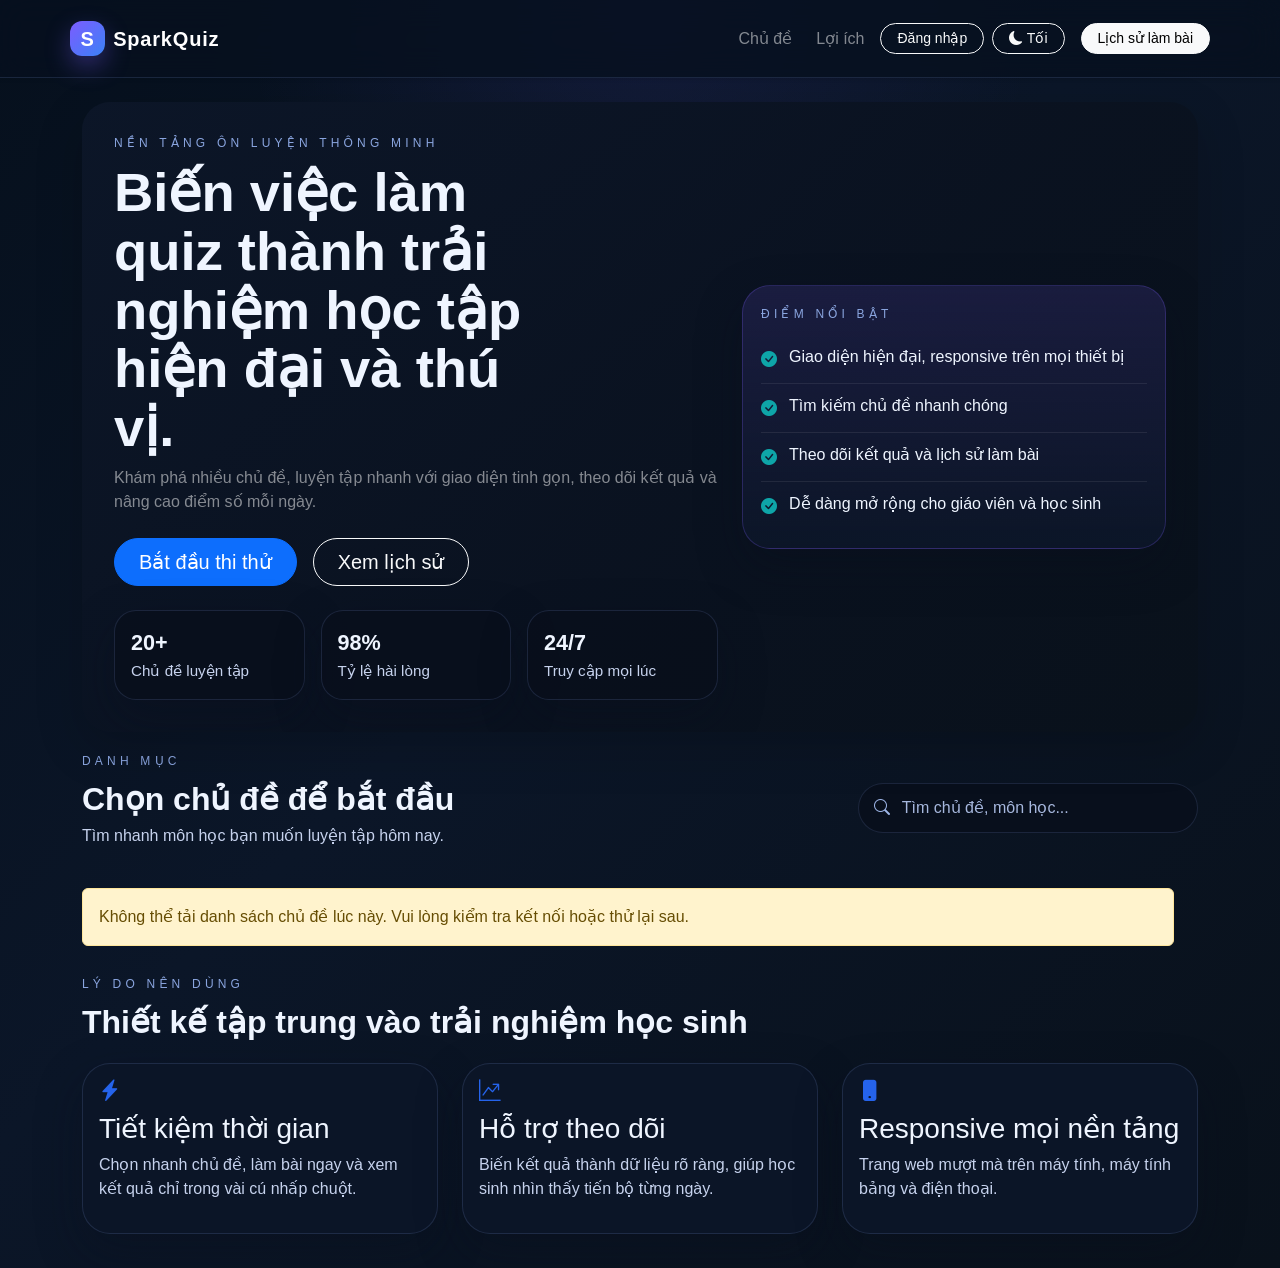
<file: index.html>
<!doctype html>
<html lang="vi">
  <head>
    <meta charset="UTF-8" />
    <meta name="viewport" content="width=device-width, initial-scale=1.0" />
    <meta
      name="description"
      content="SparkQuiz - Nền tảng làm bài trắc nghiệm trực tuyến, luyện tập chủ đề và theo dõi lịch sử kết quả một cách chuyên nghiệp."
    />
    <title>SparkQuiz | Luyện tập trắc nghiệm chuyên nghiệp</title>
    <link
      href="https://cdn.jsdelivr.net/npm/bootstrap@5.3.0/dist/css/bootstrap.min.css"
      rel="stylesheet"
    />
    <link
      rel="stylesheet"
      href="https://cdn.jsdelivr.net/npm/bootstrap-icons@1.11.0/font/bootstrap-icons.css"
    />
    <link rel="stylesheet" href="css/style.css" />
  </head>
  <body>
    <div class="page-shell">
      <header class="site-header shadow-sm">
        <nav class="navbar navbar-expand-lg container py-3">
          <a
            class="navbar-brand d-flex align-items-center gap-2 fw-bold text-white"
            href="index.html"
          >
            <span class="brand-mark">S</span>
            <span>SparkQuiz</span>
          </a>
          <button
            class="navbar-toggler border-0"
            type="button"
            data-bs-toggle="collapse"
            data-bs-target="#mainNav"
            aria-controls="mainNav"
            aria-expanded="false"
            aria-label="Toggle navigation"
          >
            <i class="bi bi-list text-white fs-4"></i>
          </button>
          <div class="collapse navbar-collapse" id="mainNav">
            <ul class="navbar-nav ms-auto align-items-lg-center gap-2">
              <li class="nav-item">
                <a class="nav-link text-white-50" href="#topics">Chủ đề</a>
              </li>
              <li class="nav-item">
                <a class="nav-link text-white-50" href="#why">Lợi ích</a>
              </li>
              <li class="nav-item">
                <button
                  id="openAdminLoginBtn"
                  class="btn btn-outline-light btn-sm rounded-pill px-3"
                  type="button"
                >
                  Đăng nhập
                </button>
              </li>
              <li class="nav-item">
                <button
                  id="themeToggle"
                  class="btn btn-outline-light btn-sm rounded-pill px-3 me-2"
                  type="button"
                  aria-label="Chuyển giao diện sáng/tối"
                >
                  <i class="bi bi-moon-fill"></i> Tối
                </button>
              </li>
              <li class="nav-item">
                <button
                  id="historyButton"
                  class="btn btn-light btn-sm rounded-pill px-3"
                >
                  Lịch sử làm bài
                </button>
              </li>
            </ul>
          </div>
        </nav>
      </header>

      <main class="container py-4">
        <section class="hero card border-0 shadow-lg overflow-hidden">
          <div class="row g-4 align-items-center">
            <div class="col-lg-7">
              <p class="eyebrow">Nền tảng ôn luyện thông minh</p>
              <h1 class="hero-title">
                Biến việc làm quiz thành trải nghiệm học tập hiện đại và thú vị.
              </h1>
              <p class="hero-copy text-white-50 mb-4">
                Khám phá nhiều chủ đề, luyện tập nhanh với giao diện tinh gọn,
                theo dõi kết quả và nâng cao điểm số mỗi ngày.
              </p>
              <div class="d-flex flex-wrap gap-3 mb-4">
                <a
                  class="btn btn-primary btn-lg rounded-pill px-4"
                  href="#topics"
                  >Bắt đầu thi thử</a
                >
                <button
                  id="historyButtonSecondary"
                  class="btn btn-outline-light btn-lg rounded-pill px-4"
                >
                  Xem lịch sử
                </button>
              </div>
              <div class="stat-grid">
                <article class="stat-card">
                  <strong>20+</strong>
                  <span>Chủ đề luyện tập</span>
                </article>
                <article class="stat-card">
                  <strong>98%</strong>
                  <span>Tỷ lệ hài lòng</span>
                </article>
                <article class="stat-card">
                  <strong>24/7</strong>
                  <span>Truy cập mọi lúc</span>
                </article>
              </div>
            </div>
            <div class="col-lg-5">
              <div class="feature-card">
                <p class="eyebrow">Điểm nổi bật</p>
                <ul class="feature-list list-unstyled mb-0">
                  <li>
                    <i class="bi bi-check-circle-fill"></i> Giao diện hiện đại,
                    responsive trên mọi thiết bị
                  </li>
                  <li>
                    <i class="bi bi-check-circle-fill"></i> Tìm kiếm chủ đề
                    nhanh chóng
                  </li>
                  <li>
                    <i class="bi bi-check-circle-fill"></i> Theo dõi kết quả và
                    lịch sử làm bài
                  </li>
                  <li>
                    <i class="bi bi-check-circle-fill"></i> Dễ dàng mở rộng cho
                    giáo viên và học sinh
                  </li>
                </ul>
              </div>
            </div>
          </div>
        </section>

        <section id="topics" class="section-block">
          <div
            class="section-heading d-flex flex-column flex-lg-row justify-content-between align-items-lg-center gap-3"
          >
            <div>
              <p class="eyebrow">Danh mục</p>
              <h2 class="section-title">Chọn chủ đề để bắt đầu</h2>
              <p class="section-copy">
                Tìm nhanh môn học bạn muốn luyện tập hôm nay.
              </p>
            </div>
            <label class="search-box" for="searchSubject">
              <i class="bi bi-search"></i>
              <input
                id="searchSubject"
                type="search"
                placeholder="Tìm chủ đề, môn học..."
              />
            </label>
          </div>

          <div id="topic-container" class="row g-4">
            <div id="topic-list" class="row g-4 w-100"></div>
          </div>

          <article
            id="quiz-section"
            class="quiz-card card border-0 shadow-sm d-none mt-4"
          >
            <div class="card-body p-4 p-lg-5">
              <p class="eyebrow">Làm bài</p>
              <div
                class="d-flex flex-column flex-lg-row justify-content-between gap-3 align-items-lg-center mb-4"
              >
                <div>
                  <h3 id="quiz-title" class="mb-1">Chủ đề hiện tại</h3>
                  <p class="text-muted mb-0">
                    Chọn đáp án đúng nhất để hoàn thành bài kiểm tra.
                  </p>
                </div>
                <button
                  id="btn-back-topics"
                  type="button"
                  class="btn btn-outline-secondary rounded-pill"
                >
                  Quay lại danh sách
                </button>
              </div>
              <div id="question-container" class="quiz-question-stack"></div>
              <div class="d-flex justify-content-end mt-4">
                <button
                  id="btn-submit"
                  type="button"
                  class="btn btn-primary btn-lg rounded-pill px-4"
                >
                  Nộp bài
                </button>
              </div>
            </div>
          </article>
        </section>

        <section id="why" class="section-block">
          <div class="section-heading mb-4">
            <p class="eyebrow">Lý do nên dùng</p>
            <h2 class="section-title">
              Thiết kế tập trung vào trải nghiệm học sinh
            </h2>
          </div>
          <div class="row g-4">
            <article class="col-md-4">
              <div class="info-card h-100">
                <i class="bi bi-lightning-charge-fill info-icon"></i>
                <h3>Tiết kiệm thời gian</h3>
                <p>
                  Chọn nhanh chủ đề, làm bài ngay và xem kết quả chỉ trong vài
                  cú nhấp chuột.
                </p>
              </div>
            </article>
            <article class="col-md-4">
              <div class="info-card h-100">
                <i class="bi bi-graph-up-arrow info-icon"></i>
                <h3>Hỗ trợ theo dõi</h3>
                <p>
                  Biến kết quả thành dữ liệu rõ ràng, giúp học sinh nhìn thấy
                  tiến bộ từng ngày.
                </p>
              </div>
            </article>
            <article class="col-md-4">
              <div class="info-card h-100">
                <i class="bi bi-phone-fill info-icon"></i>
                <h3>Responsive mọi nền tảng</h3>
                <p>
                  Trang web mượt mà trên máy tính, máy tính bảng và điện thoại.
                </p>
              </div>
            </article>
          </div>
        </section>
      </main>
    </div>

    <div
      class="modal fade admin-login-modal"
      id="adminLoginModal"
      tabindex="-1"
      aria-hidden="true"
    >
      <div class="modal-dialog modal-dialog-centered modal-md">
        <div class="modal-content rounded-4 border-0 shadow-lg overflow-hidden">
          <div class="modal-header border-0 pb-0">
            <div>
              <p class="eyebrow mb-1">Quản trị viên</p>
              <h5 class="modal-title fw-bold">Đăng nhập</h5>
            </div>
            <button
              type="button"
              class="btn-close"
              data-bs-dismiss="modal"
              aria-label="Close"
            ></button>
          </div>
          <div class="modal-body p-4 pt-2">
            <form id="adminLoginForm" class="admin-login-form">
              <label class="form-label">Tên đăng nhập</label>
              <input
                id="adminUsername"
                type="text"
                class="form-control"
                placeholder="admin"
                required
              />
              <label class="form-label mt-3">Mật khẩu</label>
              <input
                id="adminPassword"
                type="password"
                class="form-control"
                placeholder="••••••••"
                required
              />
              <div id="adminLoginError" class="text-danger small mt-2 d-none">
                Tên đăng nhập hoặc mật khẩu không đúng.
              </div>
              <button
                type="submit"
                class="btn btn-primary rounded-pill px-4 mt-4 w-100"
              >
                Đăng nhập
              </button>
            </form>
          </div>
        </div>
      </div>
    </div>

    <div class="modal fade" id="resultModal" tabindex="-1" aria-hidden="true">
      <div class="modal-dialog modal-dialog-centered">
        <div class="modal-content rounded-4 border-0 shadow-lg">
          <div class="modal-header border-0 pb-0">
            <h5 class="modal-title fw-bold">Kết quả làm bài</h5>
            <button
              type="button"
              class="btn-close"
              data-bs-dismiss="modal"
              aria-label="Close"
            ></button>
          </div>
          <div class="modal-body text-center" id="result-body"></div>
        </div>
      </div>
    </div>

    <div class="modal fade" id="historyModal" tabindex="-1" aria-hidden="true">
      <div class="modal-dialog modal-lg modal-dialog-centered">
        <div class="modal-content rounded-4 border-0 shadow-lg">
          <div class="modal-header border-0 pb-0">
            <h5 class="modal-title fw-bold">Lịch sử làm bài</h5>
            <button
              type="button"
              class="btn-close"
              data-bs-dismiss="modal"
              aria-label="Close"
            ></button>
          </div>
          <div class="modal-body">
            <div id="history-loading" class="text-center py-3">Đang tải...</div>
            <div id="history-content" class="d-none">
              <div class="table-responsive">
                <table class="table align-middle mb-0">
                  <thead class="table-light">
                    <tr>
                      <th>Thời gian</th>
                      <th>Chủ đề</th>
                      <th>Điểm số</th>
                    </tr>
                  </thead>
                  <tbody id="history-table-body"></tbody>
                </table>
              </div>
            </div>
            <div id="history-empty" class="d-none text-center text-muted py-3">
              Chưa có kết quả nào được lưu.
            </div>
          </div>
        </div>
      </div>
    </div>

    <script src="https://code.jquery.com/jquery-3.6.0.min.js"></script>
    <script src="https://cdn.jsdelivr.net/npm/bootstrap@5.3.0/dist/js/bootstrap.bundle.min.js"></script>
    <script src="js/api.js"></script>
    <script src="js/main.js"></script>
  </body>
</html>
</file>
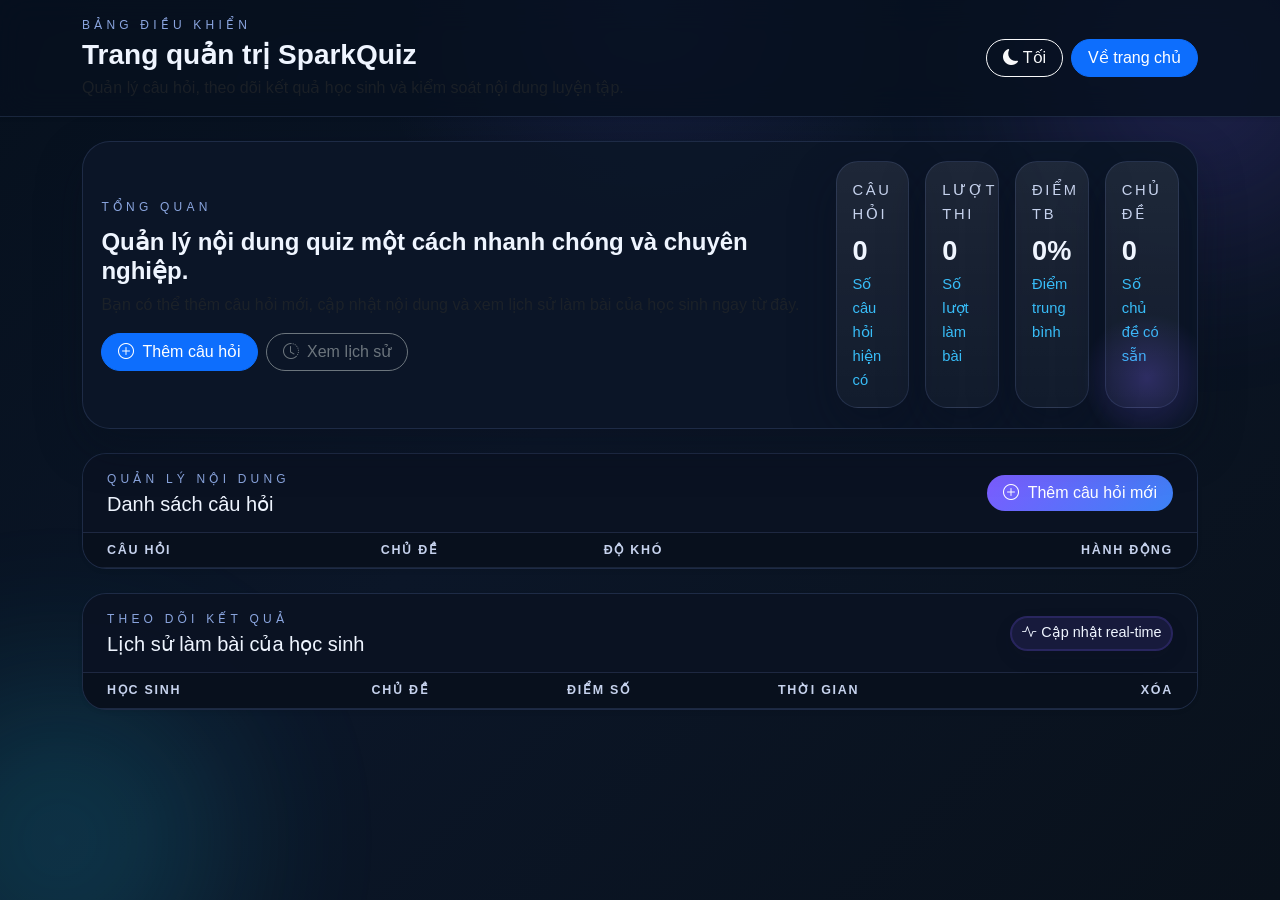
<file: admin.html>
<!doctype html>
<html lang="vi">
  <head>
    <meta charset="UTF-8" />
    <meta name="viewport" content="width=device-width, initial-scale=1.0" />
    <title>Admin | SparkQuiz</title>
    <link
      href="https://cdn.jsdelivr.net/npm/bootstrap@5.3.0/dist/css/bootstrap.min.css"
      rel="stylesheet"
    />
    <link
      rel="stylesheet"
      href="https://cdn.jsdelivr.net/npm/bootstrap-icons@1.11.0/font/bootstrap-icons.css"
    />
    <link rel="stylesheet" href="css/style.css" />
  </head>
  <body class="admin-page">
    <div class="admin-shell">
      <header class="admin-header shadow-sm">
        <div
          class="container py-3 d-flex flex-column flex-lg-row align-items-lg-center justify-content-between gap-3"
        >
          <div>
            <p class="eyebrow mb-1">Bảng điều khiển</p>
            <h1 class="h3 fw-bold mb-1">Trang quản trị SparkQuiz</h1>
            <p class="text-muted mb-0">
              Quản lý câu hỏi, theo dõi kết quả học sinh và kiểm soát nội dung
              luyện tập.
            </p>
          </div>
          <div class="d-flex align-items-center gap-2">
            <button
              id="themeToggleAdmin"
              class="btn btn-outline-light rounded-pill px-3"
              type="button"
            >
              <i class="bi bi-moon-fill"></i> Tối
            </button>
            <a href="index.html" class="btn btn-primary rounded-pill px-3"
              >Về trang chủ</a
            >
          </div>
        </div>
      </header>

      <main class="container py-4">
        <section class="admin-hero mb-4">
          <div class="row g-4 align-items-center">
            <div class="col-xl-8">
              <p class="eyebrow">Tổng quan</p>
              <h2 class="h4 fw-bold mb-2">
                Quản lý nội dung quiz một cách nhanh chóng và chuyên nghiệp.
              </h2>
              <p class="text-muted mb-3">
                Bạn có thể thêm câu hỏi mới, cập nhật nội dung và xem lịch sử
                làm bài của học sinh ngay từ đây.
              </p>
              <div class="d-flex flex-wrap gap-2">
                <button
                  class="btn btn-primary rounded-pill px-3"
                  type="button"
                  data-bs-toggle="modal"
                  data-bs-target="#addQuestionModal"
                >
                  <i class="bi bi-plus-circle me-1"></i> Thêm câu hỏi
                </button>
                <button
                  class="btn btn-outline-secondary rounded-pill px-3"
                  type="button"
                  onclick="document.querySelector('#history-tab').click()"
                >
                  <i class="bi bi-clock-history me-1"></i> Xem lịch sử
                </button>
              </div>
            </div>
            <div class="col-xl-4">
              <div class="admin-kpi-grid">
                <article class="admin-kpi-card">
                  <span class="label">Câu hỏi</span>
                  <strong class="value" id="stat-questions">0</strong>
                  <span class="trend">Số câu hỏi hiện có</span>
                </article>
                <article class="admin-kpi-card">
                  <span class="label">Lượt thi</span>
                  <strong class="value" id="stat-attempts">0</strong>
                  <span class="trend">Số lượt làm bài</span>
                </article>
                <article class="admin-kpi-card">
                  <span class="label">Điểm TB</span>
                  <strong class="value" id="stat-score">0%</strong>
                  <span class="trend">Điểm trung bình</span>
                </article>
                <article class="admin-kpi-card">
                  <span class="label">Chủ đề</span>
                  <strong class="value" id="stat-topics">0</strong>
                  <span class="trend">Số chủ đề có sẵn</span>
                </article>
              </div>
            </div>
          </div>
        </section>

        <section class="admin-card shadow-sm mb-4">
          <div
            class="card-header px-4 py-3 d-flex flex-column flex-lg-row justify-content-between align-items-lg-center gap-2"
          >
            <div>
              <p class="eyebrow mb-1">Quản lý nội dung</p>
              <h3 class="h5 mb-0">Danh sách câu hỏi</h3>
            </div>
            <button
              class="btn btn-primary rounded-pill px-3"
              type="button"
              data-bs-toggle="modal"
              data-bs-target="#addQuestionModal"
            >
              <i class="bi bi-plus-circle me-1"></i> Thêm câu hỏi mới
            </button>
          </div>
          <div class="card-body p-0">
            <div class="table-responsive">
              <table class="table admin-table mb-0 align-middle">
                <thead class="table-light">
                  <tr>
                    <th class="ps-4">Câu hỏi</th>
                    <th>Chủ đề</th>
                    <th>Độ khó</th>
                    <th class="text-end pe-4">Hành động</th>
                  </tr>
                </thead>
                <tbody id="admin-question-list"></tbody>
              </table>
            </div>
          </div>
        </section>

        <section class="admin-card shadow-sm mb-4">
          <div
            class="card-header px-4 py-3 d-flex flex-column flex-lg-row justify-content-between align-items-lg-center gap-2"
          >
            <div>
              <p class="eyebrow mb-1">Theo dõi kết quả</p>
              <h3 class="h5 mb-0">Lịch sử làm bài của học sinh</h3>
            </div>
            <span class="admin-chip"
              ><i class="bi bi-activity"></i> Cập nhật real-time</span
            >
          </div>
          <div class="card-body p-0">
            <div class="table-responsive">
              <table class="table admin-table mb-0 align-middle">
                <thead class="table-light">
                  <tr>
                    <th class="ps-4">Học sinh</th>
                    <th>Chủ đề</th>
                    <th>Điểm số</th>
                    <th>Thời gian</th>
                    <th class="text-end pe-4">Xóa</th>
                  </tr>
                </thead>
                <tbody id="admin-result-list"></tbody>
              </table>
            </div>
          </div>
        </section>
      </main>
    </div>

    <div
      class="modal fade"
      id="addQuestionModal"
      tabindex="-1"
      aria-hidden="true"
    >
      <div class="modal-dialog modal-lg modal-dialog-centered">
        <div
          class="modal-content admin-modal-content rounded-4 border-0 shadow-lg"
        >
          <div class="modal-header border-0 pb-0">
            <div>
              <p class="eyebrow mb-1">Thêm / sửa</p>
              <h5 class="modal-title fw-bold">Thêm câu hỏi mới</h5>
            </div>
            <button
              type="button"
              class="btn-close"
              data-bs-dismiss="modal"
              aria-label="Close"
            ></button>
          </div>
          <div class="modal-body p-4 pt-2">
            <form id="form-add-question" class="admin-login-form">
              <div class="row g-3">
                <div class="col-md-6">
                  <label class="form-label" for="selectTopic">Chủ đề</label>
                  <select id="selectTopic" class="form-select"></select>
                </div>
                <div class="col-md-6">
                  <label class="form-label" for="question_level">Độ khó</label>
                  <select id="question_level" class="form-select">
                    <option value="Dễ">Dễ</option>
                    <option value="Trung bình">Trung bình</option>
                    <option value="Khó">Khó</option>
                  </select>
                </div>
                <div class="col-12">
                  <label class="form-label" for="content"
                    >Nội dung câu hỏi</label
                  >
                  <textarea
                    id="content"
                    class="form-control"
                    rows="3"
                    placeholder="Nhập nội dung câu hỏi"
                    required
                  ></textarea>
                </div>
                <div class="col-md-6">
                  <label class="form-label" for="opt0">Đáp án A</label>
                  <input id="opt0" class="form-control" type="text" required />
                </div>
                <div class="col-md-6">
                  <label class="form-label" for="opt1">Đáp án B</label>
                  <input id="opt1" class="form-control" type="text" required />
                </div>
                <div class="col-md-6">
                  <label class="form-label" for="opt2">Đáp án C</label>
                  <input id="opt2" class="form-control" type="text" required />
                </div>
                <div class="col-md-6">
                  <label class="form-label" for="opt3">Đáp án D</label>
                  <input id="opt3" class="form-control" type="text" required />
                </div>
                <div class="col-md-6">
                  <label class="form-label" for="correct_answer"
                    >Đáp án đúng</label
                  >
                  <select id="correct_answer" class="form-select">
                    <option value="0">A</option>
                    <option value="1">B</option>
                    <option value="2">C</option>
                    <option value="3">D</option>
                  </select>
                </div>
              </div>
              <div class="d-flex justify-content-end gap-2 mt-4">
                <button
                  type="button"
                  class="btn btn-outline-secondary rounded-pill"
                  data-bs-dismiss="modal"
                >
                  Hủy
                </button>
                <button type="submit" class="btn btn-primary rounded-pill px-4">
                  Lưu câu hỏi
                </button>
              </div>
            </form>
          </div>
        </div>
      </div>
    </div>

    <script src="https://code.jquery.com/jquery-3.6.0.min.js"></script>
    <script src="https://cdn.jsdelivr.net/npm/bootstrap@5.3.0/dist/js/bootstrap.bundle.min.js"></script>
    <script src="js/api.js"></script>
    <script src="js/admin.js"></script>
  </body>
</html>
</file>
<file: css/style.css>
:root {
  --bg-start: #06101d;
  --bg-mid: #0b1628;
  --bg-end: #09111b;
  --header-bg: rgba(7, 17, 31, 0.82);
  --panel: rgba(8, 15, 28, 0.78);
  --panel-2: rgba(12, 22, 40, 0.96);
  --line: rgba(146, 179, 255, 0.14);
  --text: #eff5ff;
  --muted: #c6d2ed;
  --primary: #7c5cff;
  --primary-2: #2dd4bf;
  --success: #22c55e;
  --shadow: 0 18px 45px rgba(8, 15, 28, 0.35);
}

body[data-theme="light"] {
  --bg-start: #f4f7ff;
  --bg-mid: #ffffff;
  --bg-end: #edf3ff;
  --header-bg: rgba(255, 255, 255, 0.92);
  --panel: rgba(255, 255, 255, 0.96);
  --panel-2: rgba(246, 249, 255, 0.98);
  --line: rgba(15, 23, 42, 0.10);
  --text: #1f2937;
  --muted: #52607a;
  --primary: #6f62ff;
  --primary-2: #0ea5a8;
  --success: #16a34a;
  --shadow: 0 18px 36px rgba(15, 23, 42, 0.10);
}

body[data-theme="light"] .text-white,
body[data-theme="light"] .text-white-50,
body[data-theme="light"] .navbar-brand,
body[data-theme="light"] .nav-link,
body[data-theme="light"] .btn-outline-light,
body[data-theme="light"] .btn-light,
body[data-theme="light"] .btn-outline-secondary {
  color: #243042 !important;
}

body[data-theme="light"] .btn-outline-light,
body[data-theme="light"] .btn-light,
body[data-theme="light"] .btn-outline-secondary {
  background-color: var(--panel);
  border-color: var(--line);
}

body[data-theme="light"] .btn-outline-light:hover,
body[data-theme="light"] .btn-light:hover,
body[data-theme="light"] .btn-outline-secondary:hover {
  background-color: rgba(111, 98, 255, 0.10);
  color: var(--text) !important;
}

* { box-sizing: border-box; }

html { scroll-behavior: smooth; }

body {
  margin: 0;
  min-height: 100vh;
  font-family: "Segoe UI", Tahoma, Geneva, Verdana, sans-serif;
  color: var(--text);
  background:
    radial-gradient(circle at top, rgba(111, 98, 255, 0.10), transparent 28%),
    linear-gradient(135deg, var(--bg-start) 0%, var(--bg-mid) 45%, var(--bg-end) 100%);
  transition: background 0.25s ease, color 0.25s ease;
}

img { display: block; max-width: 100%; }

.page-shell {
  transition: filter 0.25s ease;
}

body.modal-open .page-shell {
  filter: blur(4px);
}

.page-shell {
  transition: filter 0.25s ease;
}

body.modal-open .page-shell {
  filter: blur(4px);
}

.site-header {
  position: sticky;
  top: 0;
  z-index: 1000;
  background: var(--header-bg);
  backdrop-filter: blur(16px);
  border-bottom: 1px solid var(--line);
}

.navbar-brand { letter-spacing: 0.04em; }

.brand-mark {
  display: inline-grid;
  place-items: center;
  width: 2.2rem;
  height: 2.2rem;
  border-radius: 12px;
  background: linear-gradient(135deg, var(--primary), #3b82f6);
  box-shadow: 0 10px 24px rgba(124, 92, 255, 0.35);
}

.hero,
.section-block .info-card,
.quiz-card,
.feature-card,
.topic-card {
  border-radius: 28px;
}

.hero {
  padding: 2rem;
  background:
    linear-gradient(135deg, var(--panel-2) 0%, rgba(10, 18, 32, 0.96) 55%, var(--bg-end) 100%);
  border: 1px solid var(--line);
  box-shadow: var(--shadow);
}

.eyebrow {
  text-transform: uppercase;
  letter-spacing: 0.35em;
  font-size: 0.75rem;
  color: #8aa5df;
  margin-bottom: 0.75rem;
}

.hero-title,
.section-title {
  font-weight: 800;
  line-height: 1.08;
  color: var(--text);
}

.hero-title {
  font-size: clamp(2rem, 6vw, 3.4rem);
  max-width: 14ch;
}

.hero-copy,
.section-copy,
.info-card p,
.topic-desc {
  color: var(--muted);
}

.stat-grid { display: grid; gap: 1rem; grid-template-columns: repeat(3, minmax(0, 1fr)); }

.stat-card,
.info-card {
  background: var(--panel);
  border: 1px solid var(--line);
  border-radius: 22px;
  padding: 1rem;
  box-shadow: var(--shadow);
}

.stat-card strong {
  display: block;
  font-size: 1.35rem;
  color: var(--text);
}

.stat-card span { color: var(--muted); font-size: 0.95rem; }

.feature-card {
  padding: 1.15rem;
  background: linear-gradient(180deg, rgba(124, 92, 255, 0.14), var(--panel-2));
  border: 1px solid rgba(124, 92, 255, 0.24);
  box-shadow: var(--shadow);
}

.feature-list li {
  display: flex;
  gap: 0.75rem;
  align-items: flex-start;
  color: var(--text);
  padding: 0.65rem 0;
  border-bottom: 1px solid rgba(255,255,255,0.08);
}

.feature-list li:last-child { border-bottom: none; }

.feature-list i { color: #0ea5a8; margin-top: 0.2rem; }

.section-block { padding: 1.2rem 0 0.6rem; }

.search-box {
  display: flex;
  align-items: center;
  gap: 0.6rem;
  min-width: min(100%, 340px);
  background: var(--panel);
  border: 1px solid var(--line);
  border-radius: 999px;
  padding: 0.7rem 0.95rem;
}

.search-box i { color: #9eb6e8; }

.search-box input {
  width: 100%;
  border: none;
  outline: none;
  background: transparent;
  color: var(--text);
}

.search-box input::placeholder { color: #a6b7dd; }

.topic-card,
.info-card,
.quiz-card,
.admin-login-card {
  background: var(--panel-2);
  border: 1px solid var(--line);
  box-shadow: var(--shadow);
}

.admin-login-card {
  border-radius: 28px;
}

.admin-login-form .form-control {
  background: var(--panel);
  color: var(--text);
  border: 1px solid var(--line);
  border-radius: 14px;
  padding: 0.75rem 0.9rem;
}

.admin-login-form .form-control:focus {
  border-color: rgba(111, 98, 255, 0.65);
  box-shadow: 0 0 0 0.2rem rgba(111, 98, 255, 0.15);
}

.admin-login-form .form-label {
  color: var(--muted);
  font-weight: 600;
}

.subject-card {
  overflow: hidden;
  transition: transform 0.2s ease, box-shadow 0.2s ease;
}

.subject-card:hover {
  transform: translateY(-4px);
  box-shadow: 0 18px 40px rgba(124, 92, 255, 0.18);
}

.subject-visual { position: relative; }

.subject-visual img {
  width: 100%;
  height: 180px;
  object-fit: cover;
}

.subject-badge {
  position: absolute;
  top: 0.85rem;
  left: 0.85rem;
  background: rgba(255, 255, 255, 0.88);
  color: #243042;
  border: 1px solid rgba(15, 23, 42, 0.10);
  border-radius: 999px;
  padding: 0.35rem 0.65rem;
  font-size: 0.78rem;
}

.subject-body { padding: 1rem; }

.eyebrow.subject-label { margin-bottom: 0.35rem; }

.topic-title {
  color: var(--text);
  font-size: 1.12rem;
  font-weight: 700;
  margin-bottom: 0.45rem;
}

.topic-desc { min-height: 52px; }

.subject-footer {
  display: flex;
  justify-content: space-between;
  align-items: center;
  gap: 0.75rem;
  margin-top: 1rem;
}

.subject-pill {
  display: inline-flex;
  align-items: center;
  gap: 0.35rem;
  color: #0f766e;
  font-size: 0.92rem;
}

.topic-btn {
  border-radius: 999px;
  padding-inline: 0.9rem;
}

.quiz-topbar {
  display: flex;
  flex-wrap: wrap;
  justify-content: space-between;
  align-items: center;
  gap: 0.75rem;
}

.quiz-head-badges {
  display: flex;
  flex-wrap: wrap;
  gap: 0.55rem;
}

.quiz-chip {
  display: inline-flex;
  align-items: center;
  gap: 0.35rem;
  border-radius: 999px;
  padding: 0.45rem 0.75rem;
  background: rgba(124, 92, 255, 0.12);
  border: 1px solid rgba(124, 92, 255, 0.18);
  color: var(--text);
  font-size: 0.92rem;
  font-weight: 600;
}

.quiz-tip {
  color: var(--muted);
  font-size: 0.95rem;
  margin: 0;
}

.quiz-question-stack {
  display: grid;
  gap: 1rem;
}

.quiz-question-card {
  background: linear-gradient(180deg, rgba(255, 255, 255, 0.08), rgba(255, 255, 255, 0.04));
  border: 1px solid var(--line);
  border-radius: 24px;
  padding: 1rem;
  box-shadow: var(--shadow);
}

.quiz-question-meta {
  display: flex;
  justify-content: space-between;
  align-items: center;
  gap: 0.75rem;
  margin-bottom: 0.6rem;
}

.quiz-question-number {
  display: inline-flex;
  align-items: center;
  gap: 0.35rem;
  color: #8b5cf6;
  font-weight: 700;
  font-size: 0.95rem;
}

.quiz-question-level {
  color: var(--muted);
  font-size: 0.92rem;
}

.quiz-question-text {
  color: var(--text);
  font-size: 1.02rem;
  font-weight: 700;
  margin: 0 0 0.9rem;
}

.quiz-options {
  display: grid;
  gap: 0.65rem;
}

.quiz-option-card {
  display: flex;
  align-items: center;
  gap: 0.75rem;
  background: var(--panel);
  border: 1px solid var(--line);
  border-radius: 18px;
  padding: 0.8rem 0.9rem;
  cursor: pointer;
  transition: transform 0.15s ease, border-color 0.15s ease, background 0.15s ease;
}

.quiz-option-card:hover {
  transform: translateY(-1px);
  border-color: rgba(124, 92, 255, 0.35);
  background: rgba(124, 92, 255, 0.08);
}

.quiz-option-card input {
  display: none;
}

.quiz-option-mark {
  width: 2rem;
  height: 2rem;
  border-radius: 999px;
  display: grid;
  place-items: center;
  background: rgba(124, 92, 255, 0.12);
  color: #8b5cf6;
  font-weight: 700;
  flex: 0 0 2rem;
}

.quiz-option-text {
  color: var(--text);
  line-height: 1.35;
}

.quiz-option-card.selected {
  border-color: rgba(16, 185, 129, 0.45);
  background: rgba(16, 185, 129, 0.12);
}

.quiz-option-card.selected .quiz-option-mark {
  background: #10b981;
  color: #fff;
}

.info-icon {
  display: inline-flex;
  color: #2563eb;
  font-size: 1.35rem;
  margin-bottom: 0.6rem;
}

.modal-content {
  background: linear-gradient(180deg, var(--panel-2) 0%, var(--panel) 100%);
  color: var(--text);
}

.admin-page {
  min-height: 100vh;
  color: var(--text);
  background:
    radial-gradient(circle at top, rgba(111, 98, 255, 0.12), transparent 25%),
    linear-gradient(135deg, var(--bg-start) 0%, var(--bg-mid) 45%, var(--bg-end) 100%);
}

.admin-header {
  position: sticky;
  top: 0;
  z-index: 1000;
  background: var(--header-bg);
  border-bottom: 1px solid var(--line);
  backdrop-filter: blur(16px);
}

.admin-hero,
.admin-card,
.admin-tabs,
.admin-modal-content {
  background: var(--panel-2);
  border: 1px solid var(--line);
  box-shadow: var(--shadow);
}

.admin-hero {
  border-radius: 28px;
  padding: 1.2rem 1.15rem;
}

.admin-tabs {
  border-radius: 999px;
}

.admin-tabs .nav-link {
  border-radius: 999px;
  color: var(--muted);
  font-weight: 600;
}

.admin-tabs .nav-link.active {
  background: linear-gradient(135deg, var(--primary), #3b82f6);
  color: #fff;
}

.admin-card {
  border-radius: 24px;
  overflow: hidden;
}

.admin-card .card-header {
  background: rgba(10, 18, 32, 0.55);
  border-bottom: 1px solid var(--line);
}

.admin-card .table {
  color: var(--text);
}

.admin-card .table thead th {
  color: var(--muted);
  font-weight: 700;
  text-transform: uppercase;
  letter-spacing: 0.14em;
  font-size: 0.78rem;
}

.admin-card .btn-primary {
  background: linear-gradient(135deg, var(--primary), #3b82f6);
  border: none;
}

.admin-modal-content .form-control,
.admin-modal-content .form-select,
.admin-modal-content textarea {
  background: var(--panel);
  color: var(--text);
  border: 1px solid var(--line);
  border-radius: 14px;
}

.admin-modal-content .form-control:focus,
.admin-modal-content .form-select:focus,
.admin-modal-content textarea:focus {
  border-color: rgba(111, 98, 255, 0.65);
  box-shadow: 0 0 0 0.2rem rgba(111, 98, 255, 0.15);
}

.admin-login-modal .modal-content {
  border: 1px solid var(--line);
}

.admin-login-form .form-control {
  background: var(--panel);
  color: var(--text);
  border: 1px solid var(--line);
  border-radius: 14px;
  padding: 0.75rem 0.9rem;
}

.admin-login-form .form-control:focus {
  border-color: rgba(111, 98, 255, 0.65);
  box-shadow: 0 0 0 0.2rem rgba(111, 98, 255, 0.15);
}

.admin-login-form .form-label {
  color: var(--muted);
  font-weight: 600;
}

.admin-login-modal .modal-content {
  border: 1px solid var(--line);
}

.admin-login-form .form-control {
  background: var(--panel);
  color: var(--text);
  border: 1px solid var(--line);
  border-radius: 14px;
  padding: 0.75rem 0.9rem;
}

.admin-login-form .form-control:focus {
  border-color: rgba(111, 98, 255, 0.65);
  box-shadow: 0 0 0 0.2rem rgba(111, 98, 255, 0.15);
}

.admin-login-form .form-label {
  color: var(--muted);
  font-weight: 600;
}

.table { color: var(--text); }

.table-light { --bs-table-bg: var(--panel); }

@media (max-width: 991px) {
  .stat-grid { grid-template-columns: 1fr; }
  .hero { padding: 1rem; }
  .subject-footer { flex-direction: column; align-items: flex-start; }
}

/* ===== Admin dashboard polish ===== */
.admin-page {
  position: relative;
  overflow-x: hidden;
}

.admin-page::before,
.admin-page::after {
  content: "";
  position: fixed;
  inset: auto;
  width: 320px;
  height: 320px;
  border-radius: 50%;
  filter: blur(90px);
  opacity: 0.18;
  pointer-events: none;
  z-index: 0;
}

.admin-page::before { top: -80px; right: -80px; background: #7c5cff; }
.admin-page::after { left: -100px; bottom: -100px; background: #22d3ee; }

.admin-shell {
  position: relative;
  z-index: 1;
}

.admin-kpi-grid {
  display: grid;
  grid-template-columns: repeat(4, minmax(0, 1fr));
  gap: 1rem;
}

.admin-kpi-card {
  border-radius: 22px;
  padding: 1rem 1rem 0.95rem;
  background: linear-gradient(180deg, rgba(255,255,255,0.08), rgba(255,255,255,0.03));
  border: 1px solid var(--line);
  box-shadow: var(--shadow);
}

.admin-kpi-card .label {
  color: var(--muted);
  font-size: 0.92rem;
  text-transform: uppercase;
  letter-spacing: 0.18em;
}

.admin-kpi-card .value {
  display: block;
  margin-top: 0.35rem;
  font-size: 1.7rem;
  font-weight: 800;
  color: var(--text);
}

.admin-kpi-card .trend {
  color: #38bdf8;
  font-size: 0.92rem;
  margin-top: 0.15rem;
}

.admin-card {
  border-radius: 24px;
  overflow: hidden;
  transition: transform 0.18s ease, border-color 0.18s ease;
}

.admin-card:hover {
  transform: translateY(-2px);
  border-color: rgba(124, 92, 255, 0.45);
}

.admin-table td,
.admin-table th {
  vertical-align: middle;
}

.admin-chip {
  display: inline-flex;
  align-items: center;
  gap: 0.35rem;
  padding: 0.35rem 0.65rem;
  border-radius: 999px;
  background: rgba(124, 92, 255, 0.12);
  color: var(--text);
  border: 1px solid rgba(124, 92, 255, 0.18);
  font-size: 0.9rem;
}

.admin-action-btn {
  border-radius: 12px;
}

.admin-ghost-btn {
  border-radius: 999px;
}

body[data-theme="light"] .admin-kpi-card,
body[data-theme="light"] .admin-card,
body[data-theme="light"] .admin-hero {
  background: rgba(255, 255, 255, 0.96);
}

body[data-theme="light"] .admin-kpi-card .trend {
  color: #0ea5a8;
}

@media (max-width: 1199px) {
  .admin-kpi-grid { grid-template-columns: repeat(2, minmax(0, 1fr)); }
}

@media (max-width: 575px) {
  .admin-kpi-grid { grid-template-columns: 1fr; }
}

/* ===== Admin polish ===== */
.admin-hero {
  position: relative;
  overflow: hidden;
}

.admin-hero::after {
  content: "";
  position: absolute;
  inset: auto -20px -20px auto;
  width: 140px;
  height: 140px;
  border-radius: 50%;
  background: radial-gradient(circle, rgba(124, 92, 255, 0.25), transparent 65%);
  pointer-events: none;
}

.admin-card .table > :not(caption) > * > * {
  border-color: rgba(146, 179, 255, 0.12);
}

.admin-card .table tbody tr:hover {
  background: rgba(124, 92, 255, 0.06);
}

.admin-chip {
  box-shadow: inset 0 0 0 1px rgba(124, 92, 255, 0.18), 0 8px 18px rgba(15, 23, 42, 0.10);
}
</file>
